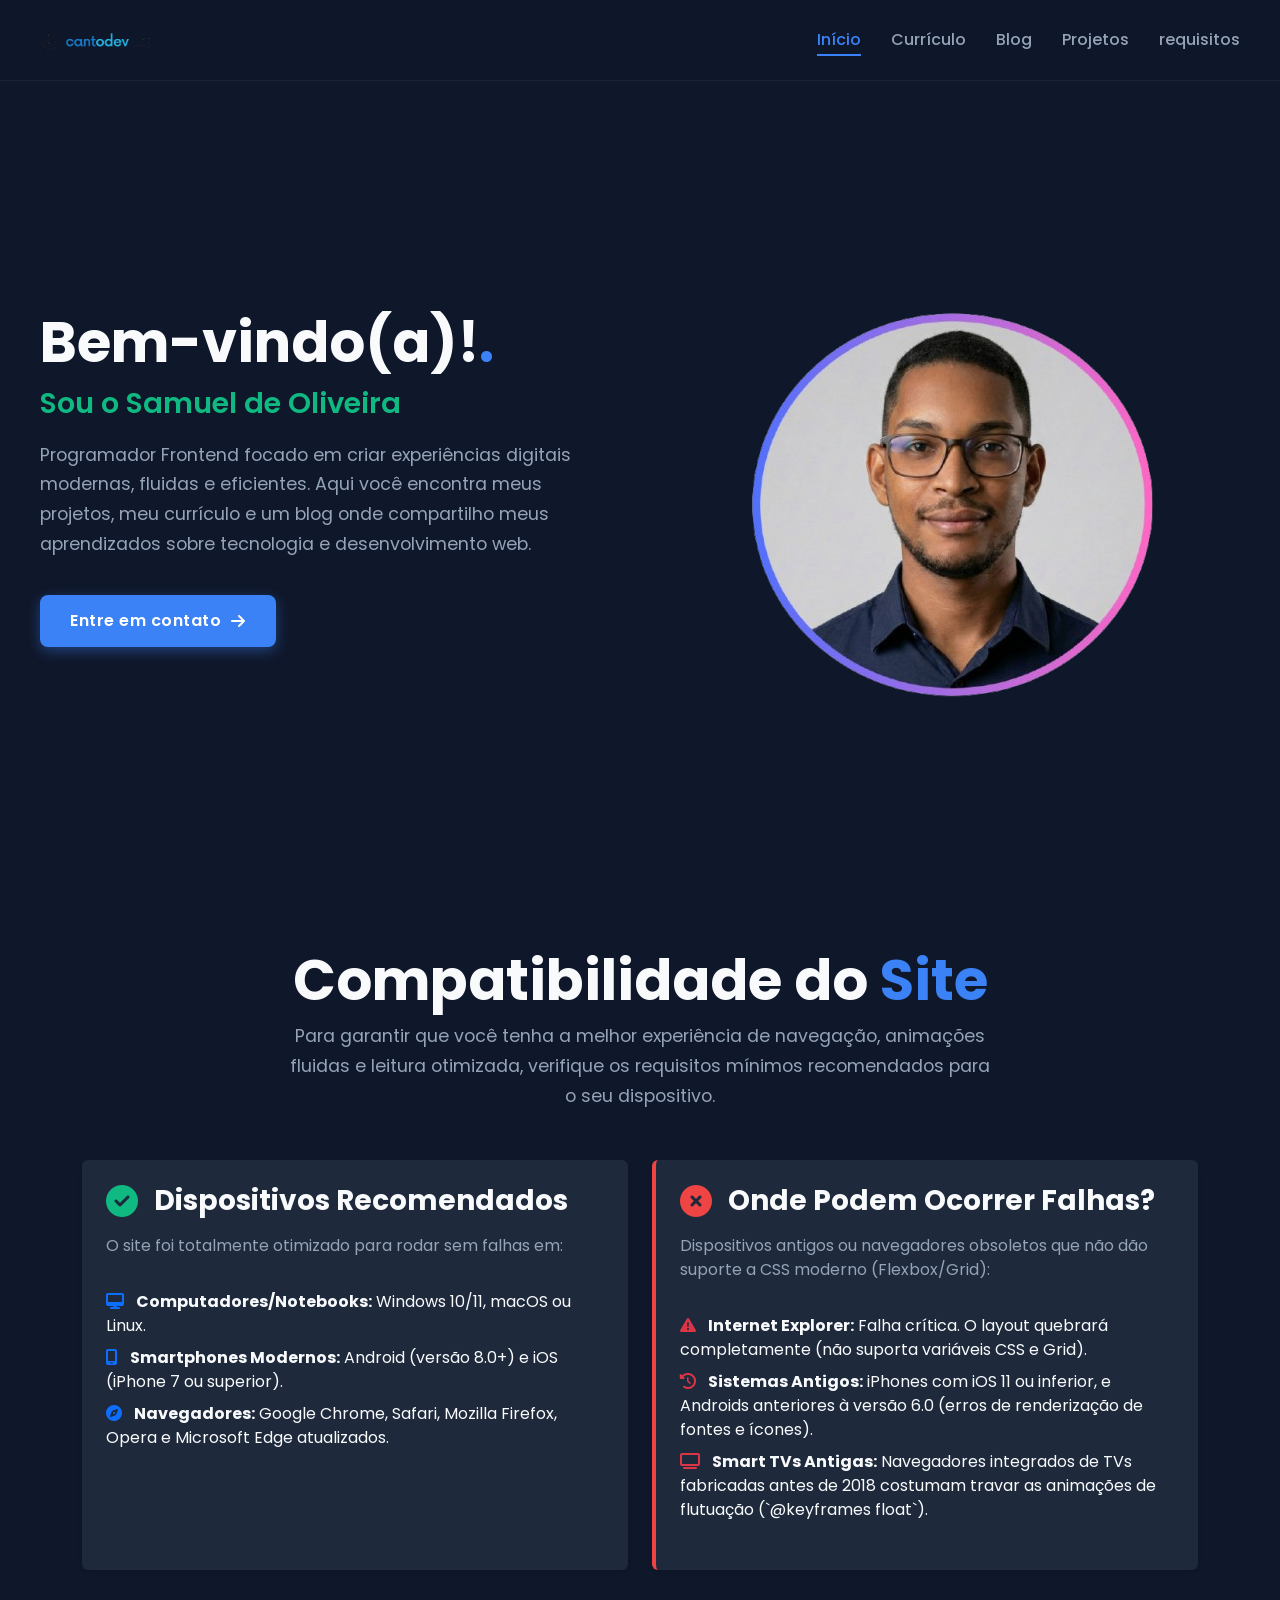
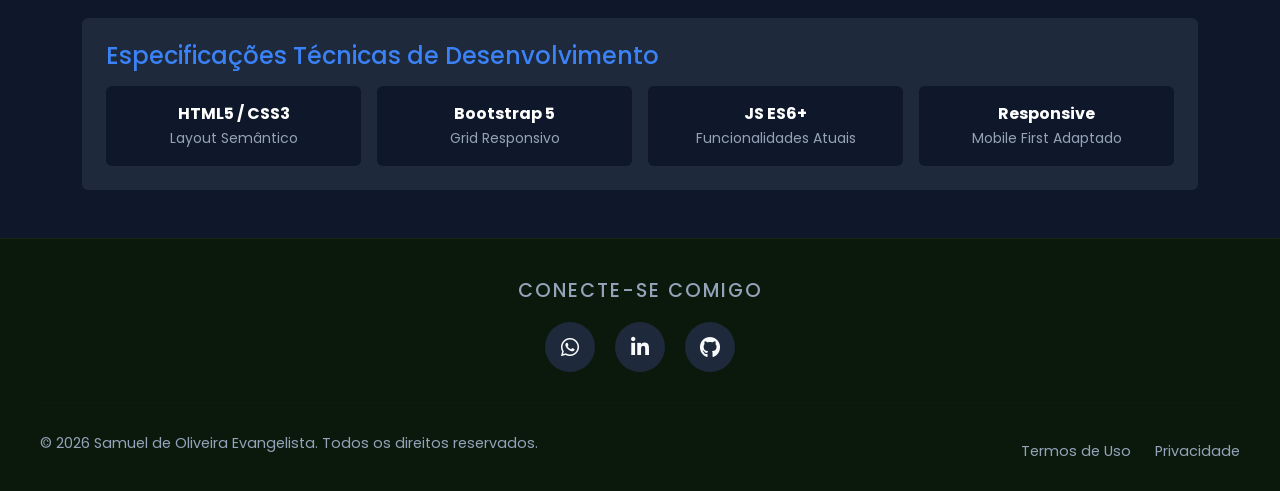
<file: index.html>
<!DOCTYPE html>

<html lang="pt-br">

<head>

    <meta charset="UTF-8">

    <meta name="viewport" content="width=device-width, initial-scale=1.0">

    <title>Portfolio / Samuel de Oliveira</title>

    <!-- CSS Local -->

    <link rel="stylesheet" href="assets/css/estilo.css">

    <!-- Font Awesome (Ícones) -->

    <link rel="stylesheet" href="https://cdnjs.cloudflare.com/ajax/libs/font-awesome/6.5.1/css/all.min.css">

    <!-- Google Fonts para uma tipografia mais profissional -->

    <link href="https://fonts.googleapis.com/css2?family=Poppins:wght@300;400;600;700&display=swap" rel="stylesheet">

</head>

<body>



    <header class="header">

        <div class="interface-header">

            <div class="logo-container">

                <a href="index.html">

                    <img src="assets/imagens/icones/logo.png" alt="canto-dev-logo" class="logo-img">

                </a>

            </div>

            <nav class="main-menu">

                <ul>

                    <li><a href="index.html" class="active">Início</a></li>

                    <li><a href="curriculo.html">Currículo</a></li>

                    <li><a href="blog.html">Blog</a></li>

                    <li><a href="projetos.html">Projetos</a></li>

                    <li><a href="sobre.html">requisitos</a></li>

                </ul>

            </nav>

        </div>

    </header>



    <main class="main-content">

        <section class="topo-do-site">

            <div class="txt-topo-site">

                <h1>Bem-vindo(a)!<span class="ponto">.</span></h1>

                <h2 class="subtitulo">Sou o Samuel de Oliveira</h2>

                <p class="descricao">

                    Programador Frontend focado em criar experiências digitais modernas, fluidas e eficientes.

                    Aqui você encontra meus projetos, meu currículo e um blog onde compartilho meus aprendizados sobre tecnologia e desenvolvimento web.

                </p>

                <div class="btn-contato">

                    <a href="contato.html" class="btn-primary">Entre em contato <i class="fa-solid fa-arrow-right"></i></a>

                </div>

            </div>



            <div class="img-topo-site">

                <!-- A imagem vai se adaptar ao círculo interativo do CSS -->

                <div class="avatar-bg">

                    <img src="assets/imagens/icones/Papel_timbrado_contabilidade_azul_escuro_simples-removebg-preview.png" alt="Ilustração Samuel de Oliveira">

                </div>

            </div>  

        </section>

    </main>





<!DOCTYPE html>

<html lang="pt-BR">

<head>

    <meta charset="UTF-8">

    <meta name="viewport" content="width=device-width, initial-scale=1.0">
 

  

    <link href="https://cdn.jsdelivr.net/npm/bootstrap@5.3.2/dist/css/bootstrap.min.css" rel="stylesheet">

    <!-- FontAwesome para Ícones -->

    <link rel="stylesheet" href="https://cdnjs.cloudflare.com/ajax/libs/font-awesome/6.4.2/css/all.min.css">

    <!-- Google Fonts -->

    <link href="https://fonts.googleapis.com/css2?family=Poppins:wght@400;500;600;700&display=swap" rel="stylesheet">

    <!-- O seu CSS Otimizado -->

    <link rel="stylesheet" href="assets/css/estiloB.css">

</head>

 



   



   

    <script src="assets/js/app.js"></script>

 <!DOCTYPE html>

<html lang="pt-BR">

<head>

    <meta charset="UTF-8">

    <meta name="viewport" content="width=device-width, initial-scale=1.0">

    <title>Requisitos do Sistema - Canto Dev</title>

    <link href="https://cdn.jsdelivr.net/npm/bootstrap@5.3.2/dist/css/bootstrap.min.css" rel="stylesheet">

    <link rel="stylesheet" href="https://cdnjs.cloudflare.com/ajax/libs/font-awesome/6.4.2/css/all.min.css">

    <link href="https://fonts.googleapis.com/css2?family=Poppins:wght@400;500;600;700&display=swap" rel="stylesheet">

    <link rel="stylesheet" href="assets/css/estiloC.css">

</head>

<body>



     

    <main class="container my-5 pt-4 flex-grow-1">

       

        <div class="text-center mb-5">

            <h1 class="poppins-bold display-4" style="color: var(--text-main);">Compatibilidade do <span style="color: var(--primary-color);">Site</span></h1>

            <p class="descricao mx-auto" style="max-width: 700px;">

                Para garantir que você tenha a melhor experiência de navegação, animações fluidas e leitura otimizada, verifique os requisitos mínimos recomendados para o seu dispositivo.

            </p>

        </div>



        <div class="row g-4">

           

            <div class="col-md-6">

                <div class="card border-0 h-100 p-4 shadow-sm" style="background-color: var(--bg-cards);">

                    <div class="d-flex align-items-center mb-3">

                        <i class="fa-solid fa-circle-check fa-2x me-3" style="color: var(--accent-color);"></i>

                        <h3 class="poppins-bold m-0" style="color: var(--text-main);">Dispositivos Recomendados</h3>

                    </div>

                    <p style="color: var(--text-muted);">O site foi totalmente otimizado para rodar sem falhas em:</p>

                    <ul class="list-unstyled mt-3" style="color: var(--text-main);">

                        <li class="mb-2"><i class="fa-solid fa-desktop me-2 text-primary"></i> <strong>Computadores/Notebooks:</strong> Windows 10/11, macOS ou Linux.</li>

                        <li class="mb-2"><i class="fa-solid fa-mobile-screen me-2 text-primary"></i> <strong>Smartphones Modernos:</strong> Android (versão 8.0+) e iOS (iPhone 7 ou superior).</li>

                        <li class="mb-2"><i class="fa-solid fa-compass me-2 text-primary"></i> <strong>Navegadores:</strong> Google Chrome, Safari, Mozilla Firefox, Opera e Microsoft Edge atualizados.</li>

                    </ul>

                </div>

            </div>



            <div class="col-md-6">

                <div class="card border-0 h-100 p-4 shadow-sm" style="background-color: var(--bg-cards); border-left: 4px solid #ef4444 !important;">

                    <div class="d-flex align-items-center mb-3">

                        <i class="fa-solid fa-circle-xmark fa-2x me-3" style="color: #ef4444;"></i>

                        <h3 class="poppins-bold m-0" style="color: var(--text-main);">Onde Podem Ocorrer Falhas?</h3>

                    </div>

                    <p style="color: var(--text-muted);">Dispositivos antigos ou navegadores obsoletos que não dão suporte a CSS moderno (Flexbox/Grid):</p>

                    <ul class="list-unstyled mt-3" style="color: var(--text-main);">

                        <li class="mb-2"><i class="fa-solid fa-triangle-exclamation me-2 text-danger"></i> <strong>Internet Explorer:</strong> Falha crítica. O layout quebrará completamente (não suporta variáveis CSS e Grid).</li>

                        <li class="mb-2"><i class="fa-solid fa-clock-rotate-left me-2 text-danger"></i> <strong>Sistemas Antigos:</strong> iPhones com iOS 11 ou inferior, e Androids anteriores à versão 6.0 (erros de renderização de fontes e ícones).</li>

                        <li class="mb-2"><i class="fa-solid fa-tv me-2 text-danger"></i> <strong>Smart TVs Antigas:</strong> Navegadores integrados de TVs fabricadas antes de 2018 costumam travar as animações de flutuação (`@keyframes float`).</li>

                    </ul>

                </div>

            </div>



        </div>



        <div class="row mt-5">

            <div class="col-12">

                <div class="card border-0 p-4" style="background-color: var(--bg-cards);">

                    <h4 class="poppins-medium mb-3" style="color: var(--primary-color);">Especificações Técnicas de Desenvolvimento</h4>

                    <div class="row text-center g-3">

                        <div class="col-6 col-sm-3">

                            <div class="p-3 rounded" style="background-color: var(--bg-color);">

                                <span class="d-block text-white fw-bold">HTML5 / CSS3</span>

                                <small style="color: var(--text-muted);">Layout Semântico</small>

                            </div>

                        </div>

                        <div class="col-6 col-sm-3">

                            <div class="p-3 rounded" style="background-color: var(--bg-color);">

                                <span class="d-block text-white fw-bold">Bootstrap 5</span>

                                <small style="color: var(--text-muted);">Grid Responsivo</small>

                            </div>

                        </div>

                        <div class="col-6 col-sm-3">

                            <div class="p-3 rounded" style="background-color: var(--bg-color);">

                                <span class="d-block text-white fw-bold">JS ES6+</span>

                                <small style="color: var(--text-muted);">Funcionalidades Atuais</small>

                            </div>

                        </div>

                        <div class="col-6 col-sm-3">

                            <div class="p-3 rounded" style="background-color: var(--bg-color);">

                                <span class="d-block text-white fw-bold">Responsive</span>

                                <small style="color: var(--text-muted);">Mobile First Adaptado</small>

                            </div>

                        </div>

                    </div>

                </div>

            </div>

        </div>



    </main>



    <footer class="pagina-footer">

        <div class="social-section">

            <h3>Conecte-se Comigo</h3>

            <div class="social-buttons">

                <a href="#" class="btn-social whatsapp"><i class="fa-brands fa-whatsapp"></i></a>

                <a href="#" class="btn-social linkedin"><i class="fa-brands fa-linkedin-in"></i></a>

                <a href="#" class="btn-social github"><i class="fa-brands fa-github"></i></a>

            </div>

        </div>

        <hr class="footer-line">

        <div class="legal-section">

            <p>&copy; 2026 Samuel de Oliveira Evangelista. Todos os direitos reservados.</p>

            <div class="legal-links">

                <a href="sobre.html">Termos de Uso</a>

                <a href="sobre.html">Privacidade</a>

            </div>

        </div>

    </footer>



    <script src="https://cdn.jsdelivr.net/npm/bootstrap@5.3.2/dist/js/bootstrap.bundle.min.js"></script>

</body>

</html>
</file>
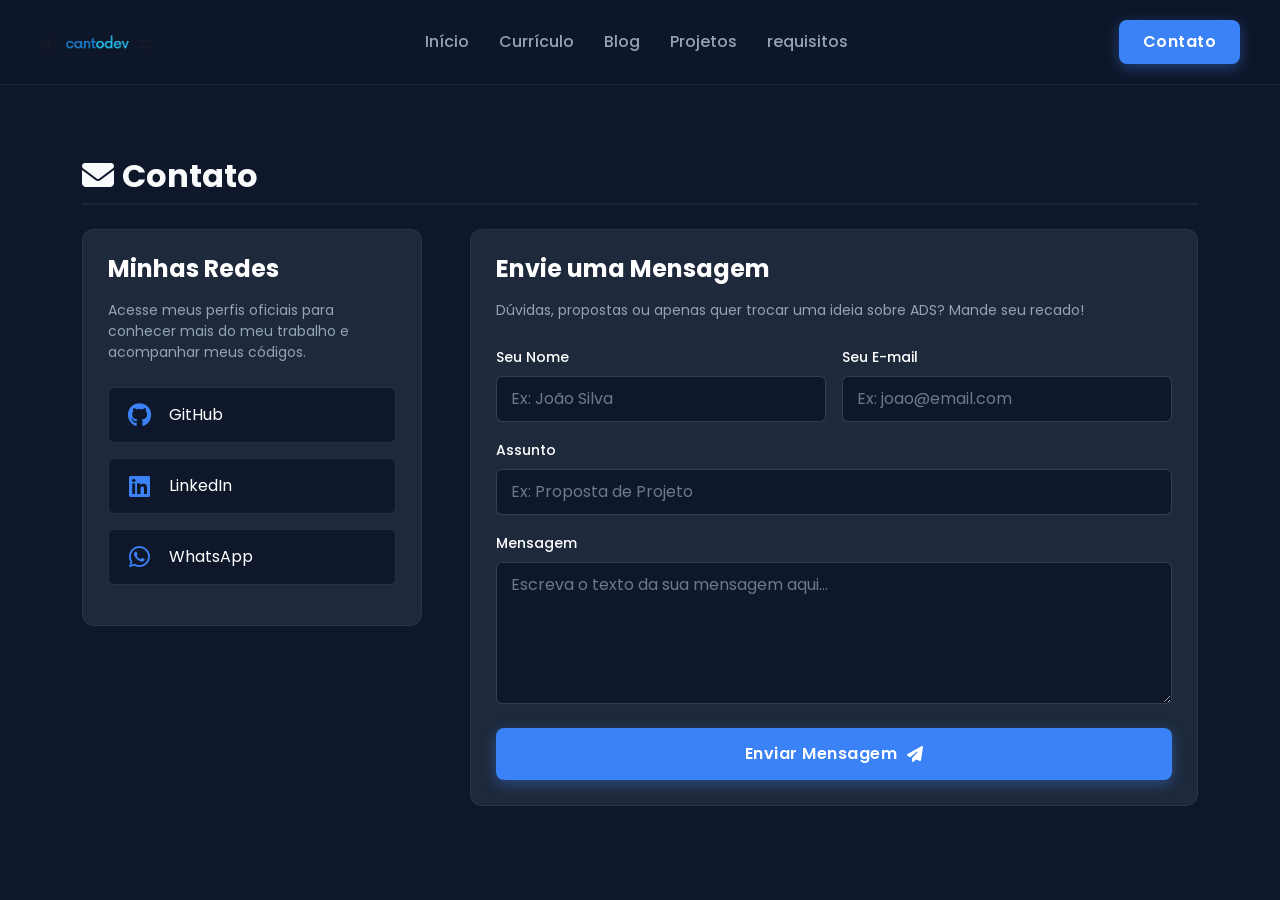
<file: contato.html>
<!DOCTYPE html>
<html lang="pt-BR">
<head>
    <meta charset="UTF-8">
    <meta name="viewport" content="width=device-width, initial-scale=1.0">
    <title>Contato - Samuel de Oliveira</title>
    <link href="https://cdn.jsdelivr.net/npm/bootstrap@5.3.2/dist/css/bootstrap.min.css" rel="stylesheet">
    <link rel="stylesheet" href="https://cdnjs.cloudflare.com/ajax/libs/font-awesome/6.4.2/css/all.min.css">
    <link href="https://fonts.googleapis.com/css2?family=Poppins:wght@400;500;600;700&display=swap" rel="stylesheet">
    <link rel="stylesheet" href="assets/css/estiloCO.css">
</head>
<body>

    <header class="header">
        <div class="interface-header">
            <div class="logo">
                <a href="index.html">
                    <img src="assets/imagens/icones/logo.png" alt="canto-dev" class="logo-img">
                </a>
            </div>
            <nav class="menu-desktop">
                <ul>
                    <li><a href="index.html">Início</a></li>
                    <li><a href="curriculo.html">Currículo</a></li>
                    <li><a href="blog.html">Blog</a></li>
                    <li><a href="projetos.html">Projetos</a></li>                
                    <li><a href="requisitos.html">requisitos</a></li>


                </ul>
            </nav>
            <div class="btn-contato">
                <a href="contato.html"><button>Contato</button></a>
            </div>
        </div>
    </header>

    <main class="container my-5 pt-4">
        
        <div class="row">
            <div class="col-12">
                <h2 class="fw-bold pb-2 mb-4 section-title-line">
                    <i class="fa-solid fa-envelope me-2"></i>Contato
                </h2>
            </div>
        </div>

        <div class="row g-5">
            
            <div class="col-lg-4">
                <div class="card blog-card sticky-top" style="top: 110px; z-index: 10;">
                    <h4 class="fw-bold mb-3">Minhas Redes</h4>
                    <p class="small text-muted mb-4">Acesse meus perfis oficiais para conhecer mais do meu trabalho e acompanhar meus códigos.</p>
                    
                    <a href="https://github.com/oliveirasamu088-rgb" target="_blank" class="social-item">
                        <i class="fa-brands fa-github"></i>
                        <span>GitHub</span>
                    </a>

                    <a href="https://www.linkedin.com/public-profile/settings/?trk=d_flagship3_profile_self_view_public_profile&lipi=urn%3Ali%3Apage%3Ad_flagship3_profile_view_base%3BT%2BAexJVNQGS6ocBOU%2FDMeg%3D%3D" target="_blank" class="social-item">
                        <i class="fa-brands fa-linkedin"></i>
                        <span>LinkedIn</span>
                    </a>

                    <a href="https://wa.me/seunumerodetelefone" target="_blank" class="social-item">
                    <i class="fa-brands fa-whatsapp"></i>
                        <span>WhatsApp</span>
</a>
                </div>
            </div>

            <div class="col-lg-8">
                <div class="card blog-card">
                    <h4 class="fw-bold mb-3">Envie uma Mensagem</h4>
                    <p class="small text-muted mb-4">Dúvidas, propostas ou apenas quer trocar uma ideia sobre ADS? Mande seu recado!</p>
                    
                    <form id="form-contato">
                        <div class="row g-3 mb-3">
                            <div class="col-md-6">
                                <label class="form-label small fw-medium">Seu Nome</label>
                                <input type="text" class="form-control" placeholder="Ex: João Silva" required>
                            </div>
                            <div class="col-md-6">
                                <label class="form-label small fw-medium">Seu E-mail</label>
                                <input type="email" class="form-control" placeholder="Ex: joao@email.com" required>
                            </div>
                        </div>
                        <div class="mb-3">
                            <label class="form-label small fw-medium">Assunto</label>
                            <input type="text" class="form-control" placeholder="Ex: Proposta de Projeto" required>
                        </div>
                        <div class="mb-4">
                            <label class="form-label small fw-medium">Mensagem</label>
                            <textarea rows="5" class="form-control" placeholder="Escreva o texto da sua mensagem aqui..." required></textarea>
                        </div>
                        <button type="submit" class="btn-primary w-100">
                            Enviar Mensagem <i class="fa-solid fa-paper-plane"></i>
                        </button>
                    </form>
                </div>
            </div>

        </div>
    </main>
</body>
</html>
</file>
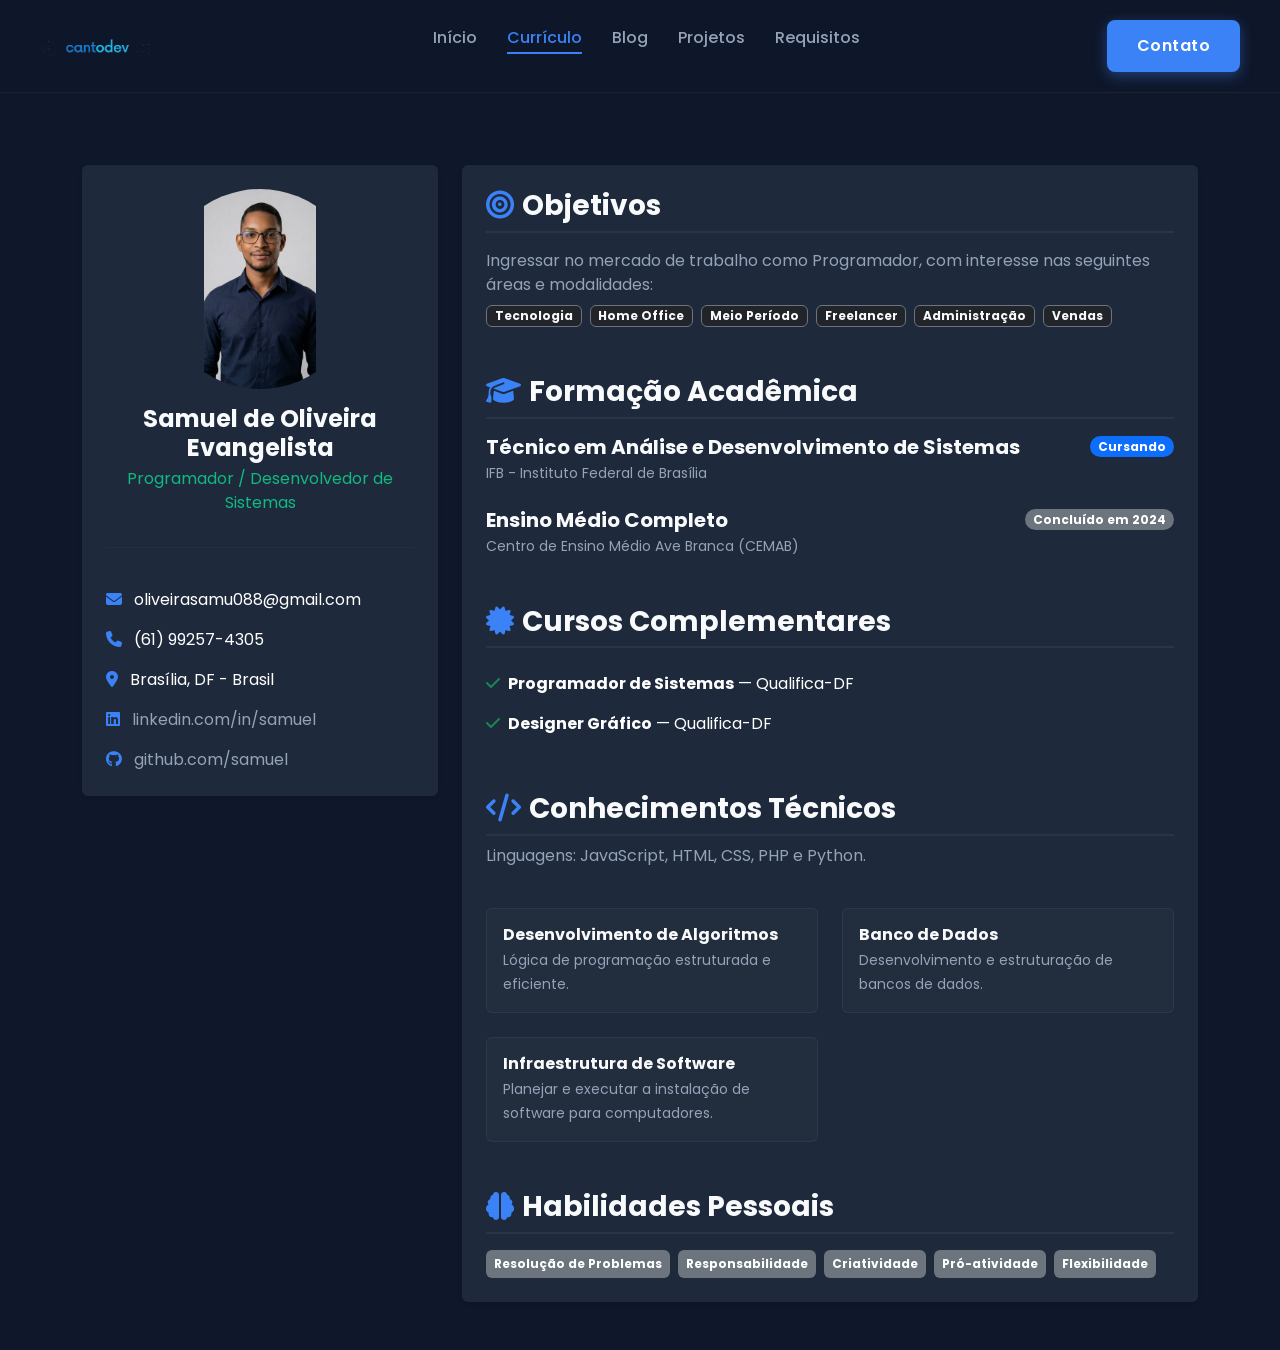
<file: curriculo.html>
<!DOCTYPE html>
<html lang="pt-BR">
<head>
    <meta charset="UTF-8">
    <meta name="viewport" content="width=device-width, initial-scale=1.0">
    <title>Currículo - Samuel de Oliveira Evangelista</title>
    <link href="https://cdn.jsdelivr.net/npm/bootstrap@5.3.2/dist/css/bootstrap.min.css" rel="stylesheet">
    <link rel="stylesheet" href="https://cdnjs.cloudflare.com/ajax/libs/font-awesome/6.4.2/css/all.min.css">
    <link href="https://fonts.googleapis.com/css2?family=Poppins:wght@400;500;600;700&display=swap" rel="stylesheet">
    <link rel="stylesheet" href="assets/css/estiloC.css">
</head>
<body>

    <header class="header">
        <div class="interface-header">
            <div class="logo">
                <a href="index.html">
                    <img src="assets/imagens/icones/logo.png" alt="canto-dev" class="logo-img">
                </a>
            </div>
            <nav class="main-menu">
                <ul>
                    <li><a href="index.html">Início</a></li>
                    <li><a href="curriculo.html" class="active">Currículo</a></li>
                    <li><a href="blog.html">Blog</a></li>
                    <li><a href="projetos.html">Projetos</a></li>                
                    <li><a href="requisitos.html">Requisitos</a></li>
                </ul>
            </nav>
            <div class="btn-contato">
                <a href="contato.html" style="text-decoration: none;"><button class="poppins-bold">Contato</button></a>
            </div>
        </div>
    </header>

    <main class="container my-5 pt-4 flex-grow-1">
        <div class="row g-4">
            
            <div class="col-lg-4">
                <div class="card border-0 shadow-sm p-4 text-center text-white" style="background-color: var(--bg-cards);">
                    
                    <div class="d-flex justify-content-center mb-3">
                        <div class="avatar-bg" style="width: 200px; height: 200px; animation: float 4s ease-in-out infinite alternate;">
                            <img src="assets/imagens/icones/v2_watermarked-6819f491-e4ea-4c56-b366-034019e4af75.jpg" alt="Samuel de Oliveira Evangelista">
                        </div>
                    </div>
                    
                    <h2 class="fw-bold h4 mb-1" style="color: var(--text-main);">Samuel de Oliveira Evangelista</h2>
                    <p class="mb-3" style="color: var(--accent-color);">Programador / Desenvolvedor de Sistemas</p>
                    <hr style="border-top: 1px solid rgba(255, 255, 255, 0.1);">
                    
                    <div class="text-start info-contato mt-4">
                        <p class="mb-3"><i class="fa-solid fa-envelope me-2" style="color: var(--primary-color);"></i> oliveirasamu088@gmail.com</p>
                        <p class="mb-3"><i class="fa-solid fa-phone me-2" style="color: var(--primary-color);"></i> (61) 99257-4305</p>
                        <p class="mb-3"><i class="fa-solid fa-location-dot me-2" style="color: var(--primary-color);"></i> Brasília, DF - Brasil</p>
                        <p class="mb-3">
                            <i class="fa-brands fa-linkedin me-2" style="color: var(--primary-color);"></i> 
                            <a href="#" target="_blank" class="text-decoration-none" style="color: var(--text-muted);">linkedin.com/in/samuel</a>
                        </p>
                        <p class="mb-0">
                            <i class="fa-brands fa-github me-2" style="color: var(--primary-color);"></i> 
                            <a href="#" target="_blank" class="text-decoration-none" style="color: var(--text-muted);">github.com/samuel</a>
                        </p>
                    </div>
                </div>
            </div>

            <div class="col-lg-8">
                <div class="card border-0 shadow-sm p-4 text-white" style="background-color: var(--bg-cards);">
                    
                    <section class="mb-5">
                        <h3 class="fw-bold pb-2" style="color: var(--text-main); border-bottom: 2px solid rgba(255, 255, 255, 0.05);">
                            <i class="fa-solid fa-bullseye me-2" style="color: var(--primary-color);"></i>Objetivos
                        </h3>
                        <p style="color: var(--text-muted);" class="mt-3 mb-2">
                            Ingressar no mercado de trabalho como Programador, com interesse nas seguintes áreas e modalidades:
                        </p>
                        <div class="d-flex flex-wrap gap-2 mt-2">
                            <span class="badge bg-dark text-light border border-secondary">Tecnologia</span>
                            <span class="badge bg-dark text-light border border-secondary">Home Office</span>
                            <span class="badge bg-dark text-light border border-secondary">Meio Período</span>
                            <span class="badge bg-dark text-light border border-secondary">Freelancer</span>
                            <span class="badge bg-dark text-light border border-secondary">Administração</span>
                            <span class="badge bg-dark text-light border border-secondary">Vendas</span>
                        </div>
                    </section>

                    <section class="mb-5">
                        <h3 class="fw-bold pb-2" style="color: var(--text-main); border-bottom: 2px solid rgba(255, 255, 255, 0.05);">
                            <i class="fa-solid fa-graduation-cap me-2" style="color: var(--primary-color);"></i>Formação Acadêmica
                        </h3>
                        
                        <div class="mt-3 mb-4">
                            <div class="d-flex justify-content-between align-items-center flex-wrap gap-2">
                                <h5 class="fw-bold mb-0" style="color: var(--text-main);">Técnico em Análise e Desenvolvimento de Sistemas</h5>
                                <span class="badge bg-primary rounded-pill">Cursando</span>
                            </div>
                            <p class="small mb-0 mt-1" style="color: var(--text-muted);">IFB - Instituto Federal de Brasília</p>
                        </div>

                        <div>
                            <div class="d-flex justify-content-between align-items-center flex-wrap gap-2">
                                <h5 class="fw-bold mb-0" style="color: var(--text-main);">Ensino Médio Completo</h5>
                                <span class="badge bg-secondary rounded-pill">Concluído em 2024</span>
                            </div>
                            <p class="small mb-0 mt-1" style="color: var(--text-muted);">Centro de Ensino Médio Ave Branca (CEMAB)</p>
                        </div>
                    </section>

                    <section class="mb-5">
                        <h3 class="fw-bold pb-2" style="color: var(--text-main); border-bottom: 2px solid rgba(255, 255, 255, 0.05);">
                            <i class="fa-solid fa-certificate me-2" style="color: var(--primary-color);"></i>Cursos Complementares
                        </h3>
                        <ul class="list-group list-group-flush mt-3" style="background: transparent;">
                            <li class="list-group-item bg-transparent text-white border-0 ps-0">
                                <i class="fa-solid fa-check text-success me-2"></i><strong>Programador de Sistemas</strong> — Qualifica-DF
                            </li>
                            <li class="list-group-item bg-transparent text-white border-0 ps-0">
                                <i class="fa-solid fa-check text-success me-2"></i><strong>Designer Gráfico</strong> — Qualifica-DF
                            </li>
                        </ul>
                    </section>

                    <section class="mb-5">
                        <h3 class="fw-bold pb-2" style="color: var(--text-main); border-bottom: 2px solid rgba(255, 255, 255, 0.05);">
                            <i class="fa-solid fa-code me-2" style="color: var(--primary-color);"></i>Conhecimentos Técnicos
                        </h3>
                        <p style="color: var(--text-muted);" class="mt-2">Linguagens: JavaScript, HTML, CSS, PHP e Python.</p>
                        
                        <div class="row row-cols-1 row-cols-md-2 g-4 mt-1">
                            <div class="col">
                                <div class="p-3 rounded" style="background-color: rgba(255, 255, 255, 0.02); border: 1px solid rgba(255, 255, 255, 0.05);">
                                    <h6 class="fw-bold mb-1" style="color: var(--text-main);">Desenvolvimento de Algoritmos</h6>
                                    <small style="color: var(--text-muted);">Lógica de programação estruturada e eficiente.</small>
                                </div>
                            </div>
                            <div class="col">
                                <div class="p-3 rounded" style="background-color: rgba(255, 255, 255, 0.02); border: 1px solid rgba(255, 255, 255, 0.05);">
                                    <h6 class="fw-bold mb-1" style="color: var(--text-main);">Banco de Dados</h6>
                                    <small style="color: var(--text-muted);">Desenvolvimento e estruturação de bancos de dados.</small>
                                </div>
                            </div>
                            <div class="col">
                                <div class="p-3 rounded" style="background-color: rgba(255, 255, 255, 0.02); border: 1px solid rgba(255, 255, 255, 0.05);">
                                    <h6 class="fw-bold mb-1" style="color: var(--text-main);">Infraestrutura de Software</h6>
                                    <small style="color: var(--text-muted);">Planejar e executar a instalação de software para computadores.</small>
                                </div>
                            </div>
                        </div>
                    </section>

                    <section>
                        <h3 class="fw-bold pb-2" style="color: var(--text-main); border-bottom: 2px solid rgba(255, 255, 255, 0.05);">
                            <i class="fa-solid fa-brain me-2" style="color: var(--primary-color);"></i>Habilidades Pessoais
                        </h3>
                        <div class="d-flex flex-wrap gap-2 mt-3">
                            <span class="badge bg-secondary p-2">Resolução de Problemas</span>
                            <span class="badge bg-secondary p-2">Responsabilidade</span>
                            <span class="badge bg-secondary p-2">Criatividade</span>
                            <span class="badge bg-secondary p-2">Pró-atividade</span>
                            <span class="badge bg-secondary p-2">Flexibilidade</span>
                        </div>
                    </section>

                </div>
            </div>

        </div>
    </main>

    <script src="https://cdn.jsdelivr.net/npm/bootstrap@5.3.2/dist/js/bootstrap.bundle.min.js"></script>
</body>
</html>
</file>
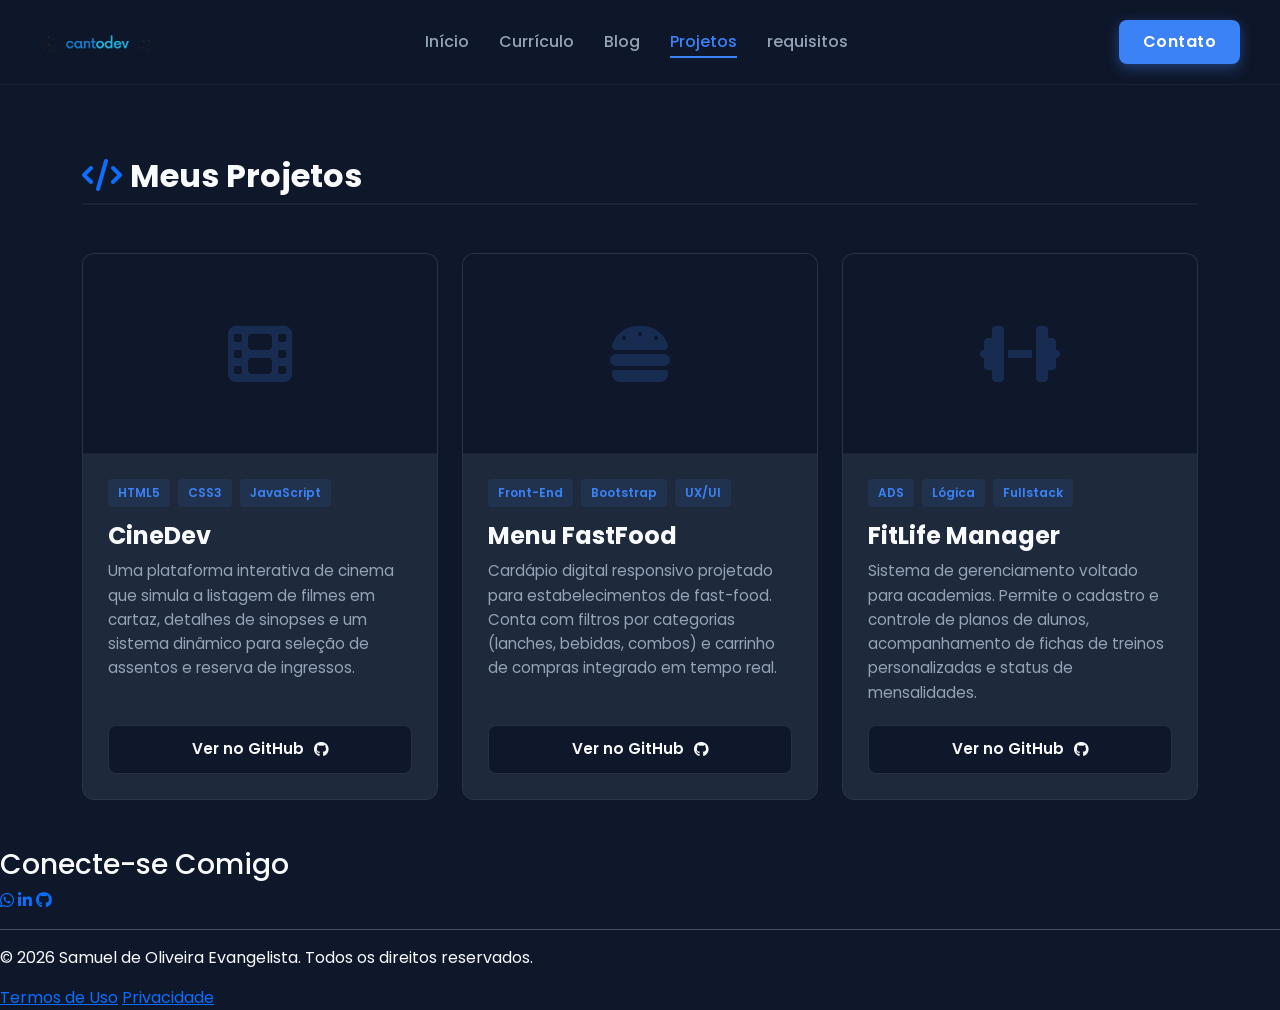
<file: projetos.html>
<!DOCTYPE html>
<html lang="pt-BR">
<head>
    <meta charset="UTF-8">
    <meta name="viewport" content="width=device-width, initial-scale=1.0">
    <title>Projetos - Samuel de Oliveira</title>
    <link href="https://cdn.jsdelivr.net/npm/bootstrap@5.3.2/dist/css/bootstrap.min.css" rel="stylesheet">
    <link rel="stylesheet" href="https://cdnjs.cloudflare.com/ajax/libs/font-awesome/6.4.2/css/all.min.css">
    <link href="https://fonts.googleapis.com/css2?family=Poppins:wght@400;500;600;700&display=swap" rel="stylesheet">
    <link rel="stylesheet" href="assets/css/estiloP.css">
</head>
<body>

    <header class="header">
        <div class="interface-header">
            <div class="logo">
                <a href="index.html">
                    <img src="assets/imagens/icones/logo.png" alt="canto-dev" class="logo-img">
                </a>
            </div>
            <nav class="menu-desktop">
                <ul>
                    <li><a href="index.html">Início</a></li>
                    <li><a href="curriculo.html">Currículo</a></li>
                    <li><a href="blog.html">Blog</a></li>
                    <li><a href="projetos.html" class="active">Projetos</a></li>                
                    <li><a href="requisitos.html">requisitos</a></li>

                </ul>
            </nav>
            <div class="btn-contato">
                <a href="contato.html"><button>Contato</button></a>
            </div>
        </div>
    </header>

    <main class="container my-5 pt-4">
        
        <div class="row">
            <div class="col-12">
                <h2 class="fw-bold pb-2 mb-5 section-title-line">
                    <i class="fa-solid fa-code me-2 text-primary"></i>Meus Projetos
                </h2>
            </div>
        </div>

        <div class="row g-4">
            
            <div class="col-md-6 col-lg-4">
                <div class="project-card">
                    <div class="project-img-wrapper">
                        <i class="fa-solid fa-film"></i>
                    </div>
                    <div class="project-body">
                        <div class="project-tags">
                            <span class="badge-tech">HTML5</span>
                            <span class="badge-tech">CSS3</span>
                            <span class="badge-tech">JavaScript</span>
                        </div>
                        <h4 class="fw-bold mb-2">CineDev</h4>
                        <p class="project-text">
                            Uma plataforma interativa de cinema que simula a listagem de filmes em cartaz, detalhes de sinopses e um sistema dinâmico para seleção de assentos e reserva de ingressos.
                        </p>
                        <a href="https://github.com/oliveirasamu088-rgb/Pagina-de-cinema" target="_blank" class="btn-github">
                            Ver no GitHub <i class="fa-brands fa-github"></i>
                        </a>
                    </div>
                </div>
            </div>

            <div class="col-md-6 col-lg-4">
                <div class="project-card">
                    <div class="project-img-wrapper">
                        <i class="fa-solid fa-burger"></i>
                    </div>
                    <div class="project-body">
                        <div class="project-tags">
                            <span class="badge-tech">Front-End</span>
                            <span class="badge-tech">Bootstrap</span>
                            <span class="badge-tech">UX/UI</span>
                        </div>
                        <h4 class="fw-bold mb-2">Menu FastFood</h4>
                        <p class="project-text">
                            Cardápio digital responsivo projetado para estabelecimentos de fast-food. Conta com filtros por categorias (lanches, bebidas, combos) e carrinho de compras integrado em tempo real.
                        </p>
                        <a href="https://oliveirasamu088-rgb.github.io/Projeto-Cardapio/" target="_blank" class="btn-github">
                            Ver no GitHub <i class="fa-brands fa-github"></i>
                        </a>
                    </div>
                </div>
            </div>

            <div class="col-md-6 col-lg-4 mx-md-auto mx-lg-0">
                <div class="project-card">
                    <div class="project-img-wrapper">
                        <i class="fa-solid fa-dumbbell"></i>
                    </div>
                    <div class="project-body">
                        <div class="project-tags">
                            <span class="badge-tech">ADS</span>
                            <span class="badge-tech">Lógica</span>
                            <span class="badge-tech">Fullstack</span>
                        </div>
                        <h4 class="fw-bold mb-2">FitLife Manager</h4>
                        <p class="project-text">
                            Sistema de gerenciamento voltado para academias. Permite o cadastro e controle de planos de alunos, acompanhamento de fichas de treinos personalizadas e status de mensalidades.
                        </p>
                        <a href="https://github.com/oliveirasamu088-rgb/code-fitness" target="_blank" class="btn-github">
                            Ver no GitHub <i class="fa-brands fa-github"></i>
                        </a>
                    </div>
                </div>
            </div>

        </div>
    </main>
    <footer class="pagina-footer">
        <div class="social-section">
            <h3>Conecte-se Comigo</h3>
            <div class="social-buttons">
                <a href="#" class="btn-social whatsapp"><i class="fa-brands fa-whatsapp"></i></a>
                <a href="#" class="btn-social linkedin"><i class="fa-brands fa-linkedin-in"></i></a>
                <a href="#" class="btn-social github"><i class="fa-brands fa-github"></i></a>
            </div>
        </div>
        <hr class="footer-line">
        <div class="legal-section">
            <p>&copy; 2026 Samuel de Oliveira Evangelista. Todos os direitos reservados.</p>
            <div class="legal-links">
                <a href="sobre.html">Termos de Uso</a>
                <a href="sobre.html">Privacidade</a>
            </div>
        </div>
    </footer>

</body>
</html>
</file>
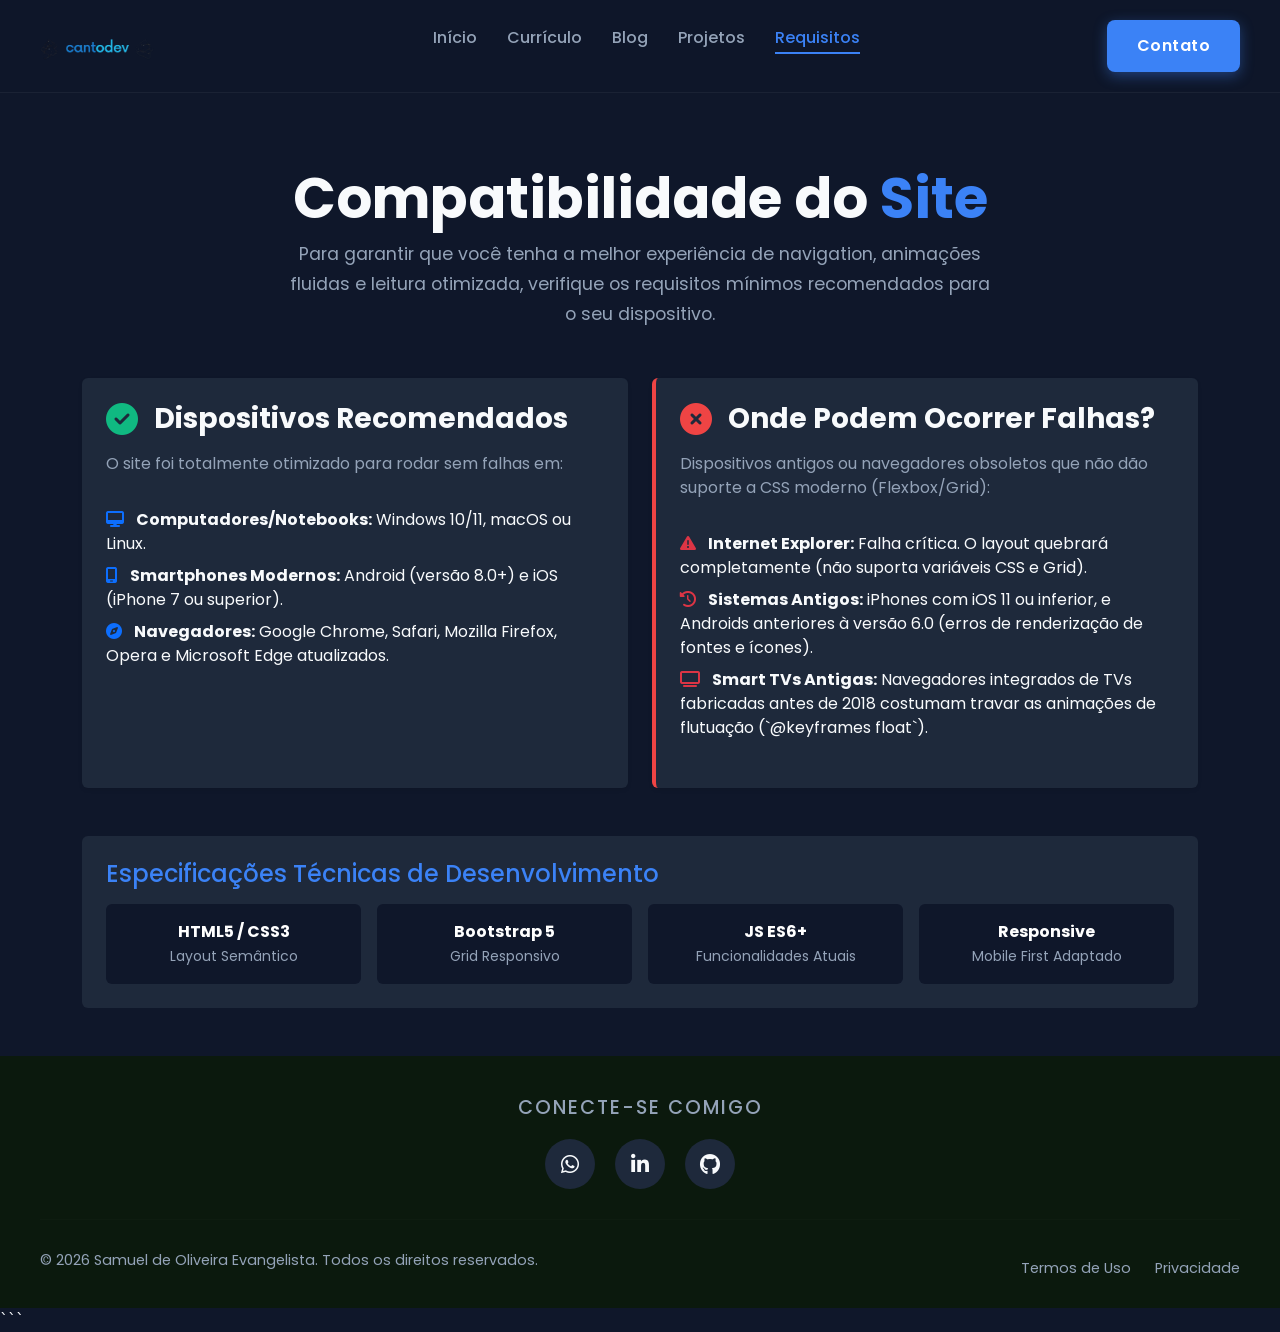
<file: requisitos.html>
<!DOCTYPE html>
<html lang="pt-BR">
<head>
    <meta charset="UTF-8">
    <meta name="viewport" content="width=device-width, initial-scale=1.0">
    <title>Requisitos do Sistema - Canto Dev</title>
    <link href="https://cdn.jsdelivr.net/npm/bootstrap@5.3.2/dist/css/bootstrap.min.css" rel="stylesheet">
    <link rel="stylesheet" href="https://cdnjs.cloudflare.com/ajax/libs/font-awesome/6.4.2/css/all.min.css">
    <link href="https://fonts.googleapis.com/css2?family=Poppins:wght@400;500;600;700&display=swap" rel="stylesheet">
    <link rel="stylesheet" href="assets/css/estiloC.css">
</head>
<body>

    <header class="header">
        <div class="interface-header">
            <div class="logo">
                <a href="index.html">
                    <img src="assets/imagens/icones/logo.png" alt="canto-dev" class="logo-img">
                </a>
            </div>
            <nav class="main-menu">
                <ul>
                    <li><a href="index.html">Início</a></li>
                    <li><a href="curriculo.html">Currículo</a></li>
                    <li><a href="blog.html">Blog</a></li>
                    <li><a href="projetos.html">Projetos</a></li>                
                    <li><a href="requisitos.html" class="active">Requisitos</a></li>
                 </ul>
            </nav>
            <div class="btn-contato">
                <a href="contato.html" style="text-decoration: none;"><button class="poppins-bold">Contato</button></a>
            </div>
        </div>
    </header>

    <main class="container my-5 pt-4 flex-grow-1">
        
        <div class="text-center mb-5">
            <h1 class="poppins-bold display-4" style="color: var(--text-main);">Compatibilidade do <span style="color: var(--primary-color);">Site</span></h1>
            <p class="descricao mx-auto" style="max-width: 700px;">
                Para garantir que você tenha a melhor experiência de navigation, animações fluidas e leitura otimizada, verifique os requisitos mínimos recomendados para o seu dispositivo.
            </p>
        </div>

        <div class="row g-4">
            
            <div class="col-md-6">
                <div class="card border-0 h-100 p-4 shadow-sm" style="background-color: var(--bg-cards);">
                    <div class="d-flex align-items-center mb-3">
                        <i class="fa-solid fa-circle-check fa-2x me-3" style="color: var(--accent-color);"></i>
                        <h3 class="poppins-bold m-0" style="color: var(--text-main);">Dispositivos Recomendados</h3>
                    </div>
                    <p style="color: var(--text-muted);">O site foi totalmente otimizado para rodar sem falhas em:</p>
                    <ul class="list-unstyled mt-3" style="color: var(--text-main);">
                        <li class="mb-2"><i class="fa-solid fa-desktop me-2 text-primary"></i> <strong>Computadores/Notebooks:</strong> Windows 10/11, macOS ou Linux.</li>
                        <li class="mb-2"><i class="fa-solid fa-mobile-screen me-2 text-primary"></i> <strong>Smartphones Modernos:</strong> Android (versão 8.0+) e iOS (iPhone 7 ou superior).</li>
                        <li class="mb-2"><i class="fa-solid fa-compass me-2 text-primary"></i> <strong>Navegadores:</strong> Google Chrome, Safari, Mozilla Firefox, Opera e Microsoft Edge atualizados.</li>
                    </ul>
                </div>
            </div>

            <div class="col-md-6">
                <div class="card border-0 h-100 p-4 shadow-sm" style="background-color: var(--bg-cards); border-left: 4px solid #ef4444 !important;">
                    <div class="d-flex align-items-center mb-3">
                        <i class="fa-solid fa-circle-xmark fa-2x me-3" style="color: #ef4444;"></i>
                        <h3 class="poppins-bold m-0" style="color: var(--text-main);">Onde Podem Ocorrer Falhas?</h3>
                    </div>
                    <p style="color: var(--text-muted);">Dispositivos antigos ou navegadores obsoletos que não dão suporte a CSS moderno (Flexbox/Grid):</p>
                    <ul class="list-unstyled mt-3" style="color: var(--text-main);">
                        <li class="mb-2"><i class="fa-solid fa-triangle-exclamation me-2 text-danger"></i> <strong>Internet Explorer:</strong> Falha crítica. O layout quebrará completamente (não suporta variáveis CSS e Grid).</li>
                        <li class="mb-2"><i class="fa-solid fa-clock-rotate-left me-2 text-danger"></i> <strong>Sistemas Antigos:</strong> iPhones com iOS 11 ou inferior, e Androids anteriores à versão 6.0 (erros de renderização de fontes e ícones).</li>
                        <li class="mb-2"><i class="fa-solid fa-tv me-2 text-danger"></i> <strong>Smart TVs Antigas:</strong> Navegadores integrados de TVs fabricadas antes de 2018 costumam travar as animações de flutuação (`@keyframes float`).</li>
                    </ul>
                </div>
            </div>

        </div>

        <div class="row mt-5">
            <div class="col-12">
                <div class="card border-0 p-4" style="background-color: var(--bg-cards);">
                    <h4 class="poppins-medium mb-3" style="color: var(--primary-color);">Especificações Técnicas de Desenvolvimento</h4>
                    <div class="row text-center g-3">
                        <div class="col-6 col-sm-3">
                            <div class="p-3 rounded" style="background-color: var(--bg-color);">
                                <span class="d-block text-white fw-bold">HTML5 / CSS3</span>
                                <small style="color: var(--text-muted);">Layout Semântico</small>
                            </div>
                        </div>
                        <div class="col-6 col-sm-3">
                            <div class="p-3 rounded" style="background-color: var(--bg-color);">
                                <span class="d-block text-white fw-bold">Bootstrap 5</span>
                                <small style="color: var(--text-muted);">Grid Responsivo</small>
                            </div>
                        </div>
                        <div class="col-6 col-sm-3">
                            <div class="p-3 rounded" style="background-color: var(--bg-color);">
                                <span class="d-block text-white fw-bold">JS ES6+</span>
                                <small style="color: var(--text-muted);">Funcionalidades Atuais</small>
                            </div>
                        </div>
                        <div class="col-6 col-sm-3">
                            <div class="p-3 rounded" style="background-color: var(--bg-color);">
                                <span class="d-block text-white fw-bold">Responsive</span>
                                <small style="color: var(--text-muted);">Mobile First Adaptado</small>
                            </div>
                        </div>
                    </div>
                </div>
            </div>
        </div>

    </main>

    <footer class="pagina-footer">
        <div class="social-section">
            <h3>Conecte-se Comigo</h3>
            <div class="social-buttons">
                <a href="#" class="btn-social whatsapp"><i class="fa-brands fa-whatsapp"></i></a>
                <a href="#" class="btn-social linkedin"><i class="fa-brands fa-linkedin-in"></i></a>
                <a href="#" class="btn-social github"><i class="fa-brands fa-github"></i></a>
            </div>
        </div>
        <hr class="footer-line">
        <div class="legal-section">
            <p>&copy; 2026 Samuel de Oliveira Evangelista. Todos os direitos reservados.</p>
            <div class="legal-links">
                <a href="#">Termos de Uso</a>
                <a href="#">Privacidade</a>
            </div>
        </div>
    </footer>

    <script src="https://cdn.jsdelivr.net/npm/bootstrap@5.3.2/dist/js/bootstrap.bundle.min.js"></script>
</body>
</html>

```
</file>
<file: assets/css/estilo.css>
:root {
    --bg-color: #0f172a;       
    --bg-cards: #1e293b;       
    --primary-color: #3b82f6;  
    --accent-color: #10b981;   
    --danger-color: #ef4444;   
    --text-main: #4981ba;      
    --text-muted: #94a3b8;     
    --transition: all 0.3s ease;
}

* {
    margin: 0;
    padding: 0;
    box-sizing: border-box;
    font-family: 'Poppins', sans-serif;
}

body {
    background-color: var(--bg-color);
    color: var(--text-main);
    overflow-x: hidden;
    display: flex;
    flex-direction: column;
    min-height: 100vh;
}

.poppins-regular { font-weight: 400; font-style: normal; }
.poppins-medium { font-weight: 500; font-style: normal; }
.poppins-bold { font-weight: 700; font-style: normal; }

.interface {
    max-width: 1200px; 
    margin: 0 auto;
    width: 100%;
}

/* ==========================================================================
   HEADER & NAVBAR (Ajustado com suporte completo ao Bootstrap Mobile)
   ========================================================================== */
.header {
    background-color: rgba(15, 23, 42, 0.9);
    backdrop-filter: blur(10px);
    -webkit-backdrop-filter: blur(10px);
    position: sticky;
    top: 0;
    z-index: 1000;
    border-bottom: 1px solid rgba(255, 255, 255, 0.05);
    padding: 12px 20px; /* Reduzido levemente para mobile */
}

.interface-header {
    display: flex;
    justify-content: space-between;
    align-items: center;
    max-width: 1200px;
    margin: 0 auto;
    width: 100%;
}

.logo-img {
    height: 38px;
    width: auto;
    transition: var(--transition);
}

.logo-img:hover {
    transform: scale(1.05);
}

/* Estrutura padrão de Menu */
.main-menu ul {
    display: flex;
    list-style: none;
    gap: 30px;
    margin-bottom: 0;
    padding-left: 0;
}

.main-menu ul li a,
.main-menu .nav-link {
    color: var(--text-muted) !important;
    text-decoration: none;
    font-weight: 500;
    font-size: 1rem;
    padding: 8px 0;
    position: relative;
    transition: var(--transition);
}

.main-menu ul li a:hover,
.main-menu ul li a.active,
.main-menu .nav-link.active,
.main-menu .nav-link:hover {
    color: var(--primary-color) !important;
}

/* Efeito de linha nos links (Apenas Desktop) */
@media (min-width: 992px) {
    .main-menu ul li a::after,
    .main-menu .nav-link::after {
        content: '';
        position: absolute;
        width: 0;
        height: 2px;
        bottom: 0;
        left: 0;
        background-color: var(--primary-color);
        transition: var(--transition);
    }

    .main-menu ul li a:hover::after,
    .main-menu ul li a.active::after,
    .main-menu .nav-link:hover::after,
    .main-menu .nav-link.active::after {
        width: 100%;
    }
}

/* Botão sanduíche customizado para combinar com o tema */
.navbar-toggler {
    border: none;
    padding: 6px;
}
.navbar-toggler:focus {
    box-shadow: none;
}

/* ==========================================================================
   CONTEÚDO PRINCIPAL & ELEMENTOS
   ========================================================================== */
.main-content {
    flex: 1;
    padding: 40px 15px; /* Mais anatômico para telas estreitas */
}

.container-requisitos {
    display: flex;
    flex-direction: column;
    gap: 40px;
}

.txt-topo-site h1 {
    font-size: 3.2rem;
    font-weight: 700;
    line-height: 1.2;
    margin-bottom: 12px;
    color: var(--text-main);
}

.txt-topo-site h1 .ponto {
    color: var(--primary-color);
}

.subtitulo {
    font-size: 1.5rem;
    color: var(--accent-color);
    margin-bottom: 20px;
    font-weight: 600;
}

.descricao {
    color: var(--text-muted);
    font-size: 1.05rem;
    line-height: 1.7;
    max-width: 750px;
    margin: 0 auto;
}

/* Botão de Contato Otimizado para o Polegar */
.btn-contato button, .btn-primary {
    display: inline-flex;
    align-items: center;
    justify-content: center;
    background-color: var(--primary-color);
    color: #fff;
    padding: 14px 32px; /* Área de toque aumentada */
    border: 0;
    border-radius: 8px;
    font-weight: 600;
    font-size: 1rem;
    text-decoration: none;
    letter-spacing: 0.5px;
    transition: var(--transition);
    box-shadow: 0 4px 14px rgba(59, 130, 246, 0.4);
    cursor: pointer;
}

.btn-contato button:hover, .btn-primary:hover {
    background-color: #2563eb;
    transform: translateY(-2px);
    box-shadow: 0 6px 20px rgba(59, 130, 246, 0.6);
    color: #fff;
}

/* Cards de Requisitos */
.grid-cards-requisitos {
    display: grid;
    grid-template-columns: 1fr 1fr;
    gap: 30px;
}

.card-requisito {
    background-color: var(--bg-cards);
    padding: 35px;
    border-radius: 12px;
    box-shadow: 0 10px 25px rgba(0, 0, 0, 0.2);
    transition: var(--transition);
}

.card-requisito:hover {
    transform: translateY(-5px);
}

.card-sucesso { border-top: 4px solid var(--accent-color); }
.card-falha { border-top: 4px solid var(--danger-color); }

.card-header-status {
    display: flex;
    align-items: center;
    gap: 15px;
    margin-bottom: 20px;
}

.card-header-status h3 {
    font-size: 1.35rem;
    color: var(--text-main);
    margin-bottom: 0;
}

.icone-status { font-size: 1.8rem; }
.icone-status.verde { color: var(--accent-color); }
.icone-status.vermelho { color: var(--danger-color); }

.card-intro {
    color: var(--text-muted);
    font-size: 0.95rem;
    margin-bottom: 20px;
    line-height: 1.6;
}

.lista-requisitos {
    list-style: none;
    display: flex;
    flex-direction: column;
    gap: 18px;
    padding-left: 0;
}

.lista-requisitos li {
    display: flex;
    align-items: flex-start;
    gap: 15px;
    color: var(--text-main);
    font-size: 0.95rem;
    line-height: 1.6;
}

.lista-requisitos li i {
    font-size: 1.1rem;
    margin-top: 3px;
}

/* Especificações Técnicas */
.card-tecnico {
    background-color: var(--bg-cards);
    padding: 30px;
    border-radius: 12px;
    text-align: center;
    border: 1px solid rgba(255, 255, 255, 0.05);
}

.card-tecnico h4 {
    color: var(--primary-color);
    margin-bottom: 25px;
    font-size: 1.2rem;
    letter-spacing: 0.5px;
}

.grid-tecnico-badges {
    display: grid;
    grid-template-columns: repeat(4, 1fr);
    gap: 20px;
}

.badge-tecnico {
    background-color: var(--bg-color);
    padding: 15px;
    border-radius: 8px;
    display: flex;
    flex-direction: column;
    gap: 5px;
}

.badge-tecnico span {
    color: var(--text-main);
    font-size: 0.95rem;
}

.badge-tecnico small {
    color: var(--text-muted);
    font-size: 0.75rem;
}

.text-primary { color: var(--primary-color) !important; }
.text-danger { color: var(--danger-color) !important; }

/* ==========================================================================
   FOOTER (Rodapé)
   ========================================================================== */
.pagina-footer {
    background-color: #0b1329; 
    padding: 40px 20px 20px 20px;
    margin-top: auto;
    border-top: 1px solid rgba(255, 255, 255, 0.05);
}

.social-section {
    text-align: center;
    margin-bottom: 25px;
}

.social-section h3 {
    font-size: 0.9rem;
    text-transform: uppercase;
    letter-spacing: 2px;
    color: var(--text-muted);
    margin-bottom: 20px;
}

.social-buttons {
    display: flex;
    justify-content: center;
    gap: 20px;
}

.btn-social {
    display: flex;
    align-items: center;
    justify-content: center;
    width: 48px; /* Otimizado para toque mobile mínimo de 48px */
    height: 48px;
    background-color: var(--bg-cards);
    color: var(--text-main);
    border-radius: 50%;
    font-size: 1.3rem;
    text-decoration: none;
    transition: var(--transition);
}

.btn-social.whatsapp:hover { background-color: #25d366; color: #fff; }
.btn-social.linkedin:hover { background-color: #0077b5; color: #fff; }
.btn-social.github:hover { background-color: #333; color: #fff; }

.btn-social:hover {
    transform: translateY(-4px);
    box-shadow: 0 5px 15px rgba(0, 0, 0, 0.3);
}

.footer-line {
    max-width: 1200px;
    margin: 25px auto;
    border: 0;
    border-top: 1px solid rgba(255, 255, 255, 0.05);
}

.legal-section {
    max-width: 1200px;
    margin: 0 auto;
    display: flex;
    justify-content: space-between;
    align-items: center;
    font-size: 0.9rem;
    color: var(--text-muted);
}

.legal-links a {
    color: var(--text-muted);
    text-decoration: none;
    margin-left: 20px;
    transition: var(--transition);
}

.legal-links a:hover {
    color: var(--primary-color);
}

/* ==========================================================================
   MEDIA QUERIES (Responsividade & Correções Mobile-First)
   ========================================================================== */

/* Telas Médias (Tablets e Notebooks pequenos) */
@media (max-width: 992px) {
    .txt-topo-site h1 {
        font-size: 2.6rem; 
    }
    .subtitulo { 
        font-size: 1.35rem;
    }
    .main-content {
        padding: 40px 20px;
    }
    .grid-tecnico-badges {
        grid-template-columns: repeat(2, 1fr);
        gap: 15px;
    }
    
    /* Configuração adaptativa do menu Bootstrap */
    .main-menu ul {
        flex-direction: column;
        width: 100%;
        gap: 10px;
        padding: 20px 0 10px 0;
        text-align: center;
    }
    .main-menu ul li a {
        display: block;
        width: 100%;
        padding: 10px 0;
    }
}

/* Telas Pequenas (Smartphones) */
@media (max-width: 768px) {
    .txt-topo-site h1 {
        font-size: 2.1rem; /* Evita que o título quebre a largura da viewport */
    }
    
    .btn-contato, .btn-contato button, .btn-primary {
        width: 100%; /* Botões ocupam largura total no celular para cliques firmes */
    }

    .grid-cards-requisitos {
        grid-template-columns: 1fr; /* Empilha os cards verticalmente */
        gap: 20px;
    }

    .card-requisito {
        padding: 22px 20px; /* Reduz margens internas inúteis no mobile */
    }
    
    .grid-tecnico-badges {
        grid-template-columns: 1fr; /* Badges empilhados em uma única coluna legível */
        gap: 12px;
    }

    .legal-section {
        flex-direction: column;
        gap: 15px;
        text-align: center;
    }
    
    .legal-links a {
        margin: 0 10px;
        display: inline-block;
    }
}

/* Smartphones muito pequenos (como iPhone SE antigo) */
@media (max-width: 380px) {
    .txt-topo-site h1 {
        font-size: 1.8rem;
    }
    .card-header-status {
        flex-direction: column;
        align-items: flex-start;
        gap: 8px;
    }
}
.mb-3 h1{
 color: #ef4444;
}
</file>
<file: assets/css/estiloB.css>
:root {
    --bg-color: #0f172a;       
    --bg-cards: #1e293b;        
    --primary-color: #3b82f6;   
    --accent-color: #10b981;   
    --text-main: #f8fafc;      
    --text-muted: #94a3b8;      
    --transition: all 0.3s ease;
}

 
* {
    margin: 0;
    padding: 0;
    box-sizing: border-box;
    font-family: 'Poppins', sans-serif;
}

body {
    background-color: var(--bg-color);
    color: var(--text-main);
    overflow-x: hidden;
    display: flex;
    flex-direction: column;
    min-height: 100vh;
}

 .header {
    background-color: rgba(15, 23, 42, 0.9);
    backdrop-filter: blur(10px);
    position: sticky;
    top: 0;
    z-index: 1000;
    border-bottom: 1px solid rgba(255, 255, 255, 0.05);
    padding: 20px;
}

.interface-header {
    max-width: 1200px;
    margin: 0 auto;
    display: flex;
    justify-content: space-between;
    align-items: center;
    width: 100%;
}

.logo-img {
    height: 40px;
    width: auto;
    transition: var(--transition);
}

.logo-img:hover {
    transform: scale(1.05);
}

.menu-desktop ul {
    display: flex;
    list-style: none;
    gap: 30px;
    margin-bottom: 0;  
    padding-left: 0;
}

.menu-desktop ul li a {
    color: var(--text-muted);
    text-decoration: none;
    font-weight: 500;
    font-size: 1rem;
    transition: var(--transition);
    padding: 5px 0;
    position: relative;
}

.menu-desktop ul li a:hover,
.menu-desktop ul li a.active {
    color: var(--primary-color);
}

 .menu-desktop ul li a::after {
    content: '';
    position: absolute;
    width: 0;
    height: 2px;
    bottom: 0;
    left: 0;
    background-color: var(--primary-color);
    transition: var(--transition);
}

.menu-desktop ul li a:hover::after,
.menu-desktop ul li a.active::after {
    width: 100%;
}

 .btn-contato button {
    display: inline-flex;
    align-items: center;
    justify-content: center;
    background-color: var(--primary-color);
    color: #fff;
    border: 0;
    border-radius: 8px;
    font-weight: 600;
    font-size: 1rem;
    padding: 10px 24px;
    letter-spacing: 0.5px;
    transition: var(--transition);
    box-shadow: 0 4px 14px rgba(59, 130, 246, 0.4);
    cursor: pointer;
}

.btn-contato button:hover {
    background-color: #2563eb;
    transform: translateY(-3px);
    box-shadow: 0 6px 20px rgba(0, 0, 0, 0.6);
}

 
 
 .section-title-line {
    position: relative;
    border-bottom: 2px solid rgba(255, 255, 255, 0.05);
}

 .blog-card {
    background-color: var(--bg-cards);
    border: 1px solid rgba(255, 255, 255, 0.05);
    border-radius: 12px;
    padding: 25px;
    transition: var(--transition);
}

.blog-card:hover {
    transform: translateY(-5px);
    border-color: rgba(59, 130, 246, 0.3);
    box-shadow: 0 10px 20px rgba(0, 0, 0, 0.2);
}

 .featured-card {
    background: linear-gradient(135deg, #1e293b 0%, #0f172a 100%);
    border-left: 4px solid var(--primary-color);
}

.badge {
    background-color: rgba(59, 130, 246, 0.15);
    color: var(--primary-color);
    padding: 6px 12px;
    font-size: 0.8rem;
    font-weight: 600;
    border-radius: 6px;
}

.read-more {
    color: var(--primary-color);
    text-decoration: none;
    font-weight: 600;
    font-size: 0.95rem;
    transition: var(--transition);
}

.read-more:hover {
    color: #2563eb;
    text-decoration: underline;
}

 .form-control, .form-select {
    background-color: #0f172a;
    border: 1px solid rgba(255, 255, 255, 0.1);
    color: var(--text-main);
    border-radius: 6px;
    padding: 10px 14px;
    transition: var(--transition);
}

.form-control:focus, .form-select:focus {
    background-color: #0f172a;
    color: var(--text-main);
    border-color: var(--primary-color);
    box-shadow: 0 0 0 3px rgba(59, 130, 246, 0.25);
}

.form-control::placeholder {
    color: var(--text-muted);
    opacity: 0.7;
}

 .btn-primary {
    display: inline-flex;
    align-items: center;
    justify-content: center;
    gap: 10px;
    background-color: var(--primary-color);
    color: #fff;
    text-decoration: none;
    padding: 14px 30px;
    border: 0;
    border-radius: 8px;
    font-weight: 600;
    font-size: 1rem;
    letter-spacing: 0.5px;
    transition: var(--transition);
    box-shadow: 0 4px 14px rgba(59, 130, 246, 0.4);
    cursor: pointer;
}

.btn-primary i {
    transition: var(--transition);
}

.btn-primary:hover {
    background-color: #2563eb;
    transform: translateY(-3px);
    box-shadow: 0 6px 20px rgba(0, 0, 0, 0.6);
}

.btn-primary:hover i {
    transform: translateX(5px);
}

 .animate-glow {
    color: #f59e0b;  
    filter: drop-shadow(0 0 5px rgba(245, 158, 11, 0.5));
}

 
@media (max-width: 768px) {
    .interface-header {
        flex-direction: column;
        gap: 15px;
    }

    .menu-desktop ul {
        gap: 15px;
        flex-wrap: wrap;
        justify-content: center;
    }
}
.blog-card-p-4-sticky-top{
    top: 110px; 
    z-index: 10;
}
.fa-solid-fa-pen-to-square-me-2 i{
background-color: #f8fafc;
}
</file>
<file: assets/css/estiloC.css>
:root {
    --bg-color: #0f172a;        
    --bg-cards: #1e293b;        
    --primary-color: #3b82f6;   
    --accent-color: #10b981;    
    --text-main: #f8fafc;       
    --text-muted: #94a3b8;     
    --transition: all 0.3s ease;
}

 
* {
    margin: 0;
    padding: 0;
    box-sizing: border-box;
    font-family: 'Poppins', sans-serif;
}

body {
    background-color: var(--bg-color);
    color: var(--text-main);
    overflow-x: hidden;
    display: flex;
    flex-direction: column;
    min-height: 100vh;
}

 .poppins-regular { font-weight: 400; font-style: normal; }
.poppins-medium { font-weight: 500; font-style: normal; }
.poppins-bold { font-weight: 700; font-style: normal; }

.interface {
    max-width: 1200px; 
    margin: 0 auto;
    width: 100%;
}

.flex {
    display: flex;
}

 .cor-curriculo {
    background-color: #09a535;
}

 
.header, header {
    background-color: rgba(15, 23, 42, 0.9);
    backdrop-filter: blur(10px);
    position: sticky;
    top: 0;
    z-index: 1000;
    border-bottom: 1px solid rgba(255, 255, 255, 0.05);
    padding: 20px;
}

.interface-header, header > .interface {
    max-width: 1200px;
    margin: 0 auto;
    display: flex;
    justify-content: space-between;
    align-items: center;
}

.logo-img {
    height: 40px;
    width: auto;
    transition: var(--transition);
}

.logo-img:hover {
    transform: scale(1.05);
}

 .main-menu ul, header nav ul {
    display: flex;
    list-style: none;
    gap: 30px;
}

.main-menu ul li a, header nav ul li a, header a {
    color: var(--text-muted);
    text-decoration: none;
    font-weight: 500;
    font-size: 1rem;
    transition: var(--transition);
    padding: 5px 0;
    position: relative;
}

.main-menu ul li a:hover,
.main-menu ul li a.active,
header a:hover {
    color: var(--primary-color);
}

 .main-menu ul li a::after, header nav ul li a::after {
    content: '';
    position: absolute;
    width: 0;
    height: 2px;
    bottom: 0;
    left: 0;
    background-color: var(--primary-color);
    transition: var(--transition);
}

.main-menu ul li a:hover::after,
.main-menu ul li a.active::after,
header nav ul li a:hover::after {
    width: 100%;
}

 .btn-primary, .btn-contato button {
    display: inline-flex;
    align-items: center;
    justify-content: center;
    gap: 10px;
    background-color: var(--primary-color);
    color: #fff;
    text-decoration: none;
    padding: 14px 30px;
    border: 0;
    border-radius: 8px;
    font-weight: 600;
    font-size: 1rem;
    letter-spacing: 0.5px;
    transition: var(--transition);
    box-shadow: 0 4px 14px rgba(59, 130, 246, 0.4);
    cursor: pointer;
}

.btn-primary i {
    transition: var(--transition);
}

.btn-primary:hover, .btn-contato button:hover {
    background-color: #2563eb;
    transform: translateY(-3px);
    box-shadow: 0 6px 20px rgba(0, 0, 0, 0.6);
}

.btn-primary:hover i {
    transform: translateX(5px);
}

 
.main-content {
    flex: 1;
    display: flex;
    align-items: center;
    justify-content: center;
    padding: 60px 20px;
}

.topo-do-site {
    max-width: 1200px;
    width: 100%;
    display: grid;
    grid-template-columns: 1fr 1fr;  
    gap: 50px;
    align-items: center;
    padding: 40px 0;
}

 .txt-topo-site, .topo-do-site .txt-topo-site {
    max-width: 100%;
}

.txt-topo-site h1, .topo-do-site h1 {
    font-size: 3.5rem;
    font-weight: 700;
    line-height: 1.2;
    margin-bottom: 10px;
    color: var(--text-main);
}

.txt-topo-site h1 .ponto, .topo-do-site h1 span {
    color: var(--primary-color);
    font-size: inherit;  
}
.subtitulo {
    font-size: 1.8rem;
    color: var(--accent-color);
    margin-bottom: 20px;
    font-weight: 600;
}

.descricao, .topo-do-site .txt-topo-site p {
    color: var(--text-muted);
    font-size: 1.1rem;
    line-height: 1.7;
    margin-bottom: 35px;
}

 .img-topo-site {
    display: flex;
    justify-content: center;
    align-items: center;
    width: 100%;
}

 

.avatar-bg img {
    width: 100%;
    height: 100%;
    object-fit: contain;
    border-radius: 50%;
}

/* Animação de Flutuar Corrigida */
@keyframes float {
    0% { transform: translateY(0); }
    100% { transform: translateY(-15px); }
}

/* ==========================================================================
   Footer (Rodapé)
   ========================================================================== */
.pagina-footer {
    background-color: #0b190d;
    padding: 40px 20px 20px 20px;
    margin-top: auto;
}

.social-section {
    max-width: 1200px;
    margin: 0 auto;
    text-align: center;
}

.social-section h3 {
    font-size: 1.2rem;
    text-transform: uppercase;
    letter-spacing: 2px;
    color: var(--text-muted);
    margin-bottom: 20px;
}

.social-buttons {
    display: flex;
    justify-content: center;
    gap: 20px;
}

.btn-social {
    display: flex;
    align-items: center;
    justify-content: center;
    width: 50px;
    height: 50px;
    background-color: var(--bg-cards);
    color: var(--text-main);
    border-radius: 50%;
    font-size: 1.3rem;
    text-decoration: none;
    transition: var(--transition);
}

.btn-social.whatsapp:hover { background-color: #25d366; color: #fff; }
.btn-social.linkedin:hover { background-color: #0077b5; color: #fff; }
.btn-social.github:hover { background-color: #333; color: #fff; }

.btn-social:hover {
    transform: translateY(-5px);
}

.footer-line {
    max-width: 1200px;
    margin: 30px auto;
    border: 0;
    border-top: 1px solid rgba(255, 255, 255, 0.05);
}

.legal-section {
    max-width: 1200px;
    margin: 0 auto;
    display: flex;
    justify-content: space-between;
    align-items: center;
    font-size: 0.9rem;
    color: var(--text-muted);
}

.legal-links a {
    color: var(--text-muted);
    text-decoration: none;
    margin-left: 20px;
    transition: var(--transition);
}

.legal-links a:hover {
    color: var(--primary-color);
}

 
 
@media (max-width: 992px) {
    .txt-topo-site h1, .topo-do-site h1 {
        font-size: 2.8rem; 
    }
    .subtitulo { 
        font-size: 1.5rem;
    }
    .avatar-bg {
        width: 300px; 
        height: 300px; 
    }
}

 @media (max-width: 768px) {
    .interface-header, header > .interface {
        flex-direction: column;
        gap: 15px;
    }

    .main-menu ul, header nav ul {
        gap: 15px;
        flex-wrap: wrap;
        justify-content: center;
    }

    .topo-do-site {
        grid-template-columns: 1fr;
        text-align: center;
        gap: 40px;
    }

    .img-topo-site {
        grid-row: 1;
    }  
    .avatar-bg {
        width: 260px;
        height: 260px;
    }

    .legal-section {
        flex-direction: column;
        gap: 15px;
        text-align: center;
    }
    
    .legal-links a {
        margin: 0 10px;
    }
}
</file>
<file: assets/css/estiloCO.css>
:root {
    --bg-color: #0f172a;       
    --bg-cards: #1e293b;       
    --primary-color: #3b82f6;  
    --accent-color: #10b981;   
    --text-main: #f8fafc;      
    --text-muted: #94a3b8;     
    --transition: all 0.3s ease;
}

* {
    margin: 0;
    padding: 0;
    box-sizing: border-box;
    font-family: 'Poppins', sans-serif;
}

body {
    background-color: var(--bg-color);
    color: var(--text-main);
    overflow-x: hidden;
    display: flex;
    flex-direction: column;
    min-height: 100vh;
}

.header {
    background-color: rgba(15, 23, 42, 0.9);
    backdrop-filter: blur(10px);
    position: sticky;
    top: 0;
    z-index: 1000;
    border-bottom: 1px solid rgba(255, 255, 255, 0.05);
    padding: 20px;
}

.interface-header {
    max-width: 1200px;
    margin: 0 auto;
    display: flex;
    justify-content: space-between;
    align-items: center;
    width: 100%;
}

.logo-img {
    height: 40px;
    width: auto;
    transition: var(--transition);
}

.logo-img:hover {
    transform: scale(1.05);
}

.menu-desktop ul {
    display: flex;
    list-style: none;
    gap: 30px;
    margin-bottom: 0;
    padding-left: 0;
}

.menu-desktop ul li a {
    color: var(--text-muted);
    text-decoration: none;
    font-weight: 500;
    font-size: 1rem;
    transition: var(--transition);
    padding: 5px 0;
    position: relative;
}

.menu-desktop ul li a:hover,
.menu-desktop ul li a.active {
    color: var(--primary-color);
}

.menu-desktop ul li a::after {
    content: '';
    position: absolute;
    width: 0;
    height: 2px;
    bottom: 0;
    left: 0;
    background-color: var(--primary-color);
    transition: var(--transition);
}

.menu-desktop ul li a:hover::after,
.menu-desktop ul li a.active::after {
    width: 100%;
}

.btn-contato button {
    display: inline-flex;
    align-items: center;
    justify-content: center;
    background-color: var(--primary-color);
    color: #fff;
    border: 0;
    border-radius: 8px;
    font-weight: 600;
    font-size: 1rem;
    padding: 10px 24px;
    letter-spacing: 0.5px;
    transition: var(--transition);
    box-shadow: 0 4px 14px rgba(59, 130, 246, 0.4);
    cursor: pointer;
}

.btn-contato button:hover {
    background-color: #2563eb;
    transform: translateY(-3px);
    box-shadow: 0 6px 20px rgba(0, 0, 0, 0.6);
}

.section-title-line {
    position: relative;
    border-bottom: 2px solid rgba(255, 255, 255, 0.05);
}

.blog-card {
    background-color: var(--bg-cards);
    border: 1px solid rgba(255, 255, 255, 0.05);
    border-radius: 12px;
    padding: 25px;
    transition: var(--transition);
}

.blog-card:hover {
    transform: translateY(-5px);
    border-color: rgba(59, 130, 246, 0.3);
    box-shadow: 0 10px 20px rgba(0, 0, 0, 0.2);
}

.blog-card h4 {
    color: #ffffff !important;
}

.blog-card .form-label {
    color: #ffffff !important;
}

.blog-card .text-muted {
    color: var(--text-muted) !important;
}

.social-item {
    display: flex;
    align-items: center;
    gap: 15px;
    background-color: #0f172a;
    border: 1px solid rgba(255, 255, 255, 0.1);
    padding: 15px;
    border-radius: 6px;
    color: #ffffff !important; 
    text-decoration: none;
    margin-bottom: 15px;
    transition: var(--transition);
}

.social-item i {
    font-size: 1.5rem;
    width: 30px;
    text-align: center;
    color: var(--primary-color);
}

.social-item:hover {
    border-color: var(--primary-color);
    transform: translateX(5px);
    color: var(--primary-color) !important; 
}

.form-control {
    background-color: #0f172a;
    border: 1px solid rgba(255, 255, 255, 0.1);
    color: var(--text-main);
    border-radius: 6px;
    padding: 10px 14px;
    transition: var(--transition);
}

.form-control:focus {
    background-color: #0f172a;
    color: var(--text-main);
    border-color: var(--primary-color);
    box-shadow: 0 0 0 3px rgba(59, 130, 246, 0.25);
}

.form-control::placeholder {
    color: var(--text-muted);
    opacity: 0.7;
}

.btn-primary {
    display: inline-flex;
    align-items: center;
    justify-content: center;
    gap: 10px;
    background-color: var(--primary-color);
    color: #fff;
    text-decoration: none;
    padding: 14px 30px;
    border: 0;
    border-radius: 8px;
    font-weight: 600;
    font-size: 1rem;
    letter-spacing: 0.5px;
    transition: var(--transition);
    box-shadow: 0 4px 14px rgba(59, 130, 246, 0.4);
    cursor: pointer;
}

.btn-primary i {
    transition: var(--transition);
}

.btn-primary:hover {
    background-color: #2563eb;
    transform: translateY(-3px);
    box-shadow: 0 6px 20px rgba(0, 0, 0, 0.6);
}

.btn-primary:hover i {
    transform: translateX(5px);
}

@media (max-width: 768px) {
    .interface-header {
        flex-direction: column;
        gap: 15px;
    }

    .menu-desktop ul {
        gap: 15px;
        flex-wrap: wrap;
        justify-content: center;
    }
}
</file>
<file: assets/css/estiloP.css>
:root {
            --bg-color: #0f172a;        
            --bg-cards: #1e293b;        
            --primary-color: #3b82f6;   
            --accent-color: #10b981;    
            --text-main: #f8fafc;      
            --text-muted: #94a3b8;      
            --transition: all 0.3s ease;
        }

        
        * {
            margin: 0;
            padding: 0;
            box-sizing: border-box;
            font-family: 'Poppins', sans-serif;
        }

        body {
            background-color: var(--bg-color);
            color: var(--text-main);
            overflow-x: hidden;
            display: flex;
            flex-direction: column;
            min-height: 100vh;
        }

         
         .header {
            background-color: rgba(15, 23, 42, 0.9);
            backdrop-filter: blur(10px);
            position: sticky;
            top: 0;
            z-index: 1000;
            border-bottom: 1px solid rgba(255, 255, 255, 0.05);
            padding: 20px;
        }

        .interface-header {
            max-width: 1200px;
            margin: 0 auto;
            display: flex;
            justify-content: space-between;
            align-items: center;
            width: 100%;
        }

        .logo-img {
            height: 40px;
            width: auto;
            transition: var(--transition);
        }

        .logo-img:hover {
            transform: scale(1.05);
        }

        .menu-desktop ul {
            display: flex;
            list-style: none;
            gap: 30px;
            margin-bottom: 0;
            padding-left: 0;
        }

        .menu-desktop ul li a {
            color: var(--text-muted);
            text-decoration: none;
            font-weight: 500;
            font-size: 1rem;
            transition: var(--transition);
            padding: 5px 0;
            position: relative;
        }

        .menu-desktop ul li a:hover,
        .menu-desktop ul li a.active {
            color: var(--primary-color);
        }

        .menu-desktop ul li a::after {
            content: '';
            position: absolute;
            width: 0;
            height: 2px;
            bottom: 0;
            left: 0;
            background-color: var(--primary-color);
            transition: var(--transition);
        }

        .menu-desktop ul li a:hover::after,
        .menu-desktop ul li a.active::after {
            width: 100%;
        }

        .btn-contato button {
            display: inline-flex;
            align-items: center;
            justify-content: center;
            background-color: var(--primary-color);
            color: #fff;
            border: 0;
            border-radius: 8px;
            font-weight: 600;
            font-size: 1rem;
            padding: 10px 24px;
            letter-spacing: 0.5px;
            transition: var(--transition);
            box-shadow: 0 4px 14px rgba(59, 130, 246, 0.4);
            cursor: pointer;
        }

        .btn-contato button:hover {
            background-color: #2563eb;
            transform: translateY(-3px);
            box-shadow: 0 6px 20px rgba(0, 0, 0, 0.6);
        }

         
        .section-title-line {
            position: relative;
            border-bottom: 2px solid rgba(255, 255, 255, 0.05);
        }

        .project-card {
            background-color: var(--bg-cards);
            border: 1px solid rgba(255, 255, 255, 0.05);
            border-radius: 12px;
            overflow: hidden;
            height: 100%;
            display: flex;
            flex-direction: column;
            transition: var(--transition);
        }

        .project-card:hover {
            transform: translateY(-5px);
            border-color: rgba(59, 130, 246, 0.3);
            box-shadow: 0 10px 25px rgba(0, 0, 0, 0.3);
        }

         .project-img-wrapper {
            position: relative;
            height: 200px;
            background-color: #0f172a;
            display: flex;
            align-items: center;
            justify-content: center;
            overflow: hidden;
            border-bottom: 1px solid rgba(255, 255, 255, 0.05);
        }

        .project-img-wrapper i {
            font-size: 4rem;
            color: rgba(59, 130, 246, 0.2);
            transition: var(--transition);
        }

        .project-card:hover .project-img-wrapper i {
            color: rgba(59, 130, 246, 0.4);
            transform: scale(1.1);
        }

        .project-body {
            padding: 25px;
            display: flex;
            flex-direction: column;
            flex-grow: 1;
        }

        .project-tags {
            display: flex;
            gap: 8px;
            flex-wrap: wrap;
            margin-bottom: 15px;
        }

        .badge-tech {
            background-color: rgba(59, 130, 246, 0.1);
            color: var(--primary-color);
            font-size: 0.75rem;
            font-weight: 600;
            padding: 5px 10px;
            border-radius: 4px;
        }

        .project-text {
            color: var(--text-muted);
            font-size: 0.95rem;
            line-height: 1.6;
            margin-bottom: 20px;
            flex-grow: 1;
        }
 
        .btn-github {
            display: inline-flex;
            align-items: center;
            justify-content: center;
            gap: 10px;
            background-color: #0f172a;
            color: var(--text-main);
            text-decoration: none;
            padding: 12px 20px;
            border: 1px solid rgba(255, 255, 255, 0.1);
            border-radius: 8px;
            font-weight: 600;
            font-size: 0.95rem;
            transition: var(--transition);
            width: 100%;
        }

        .btn-github:hover {
            background-color: var(--primary-color);
            color: #fff;
            border-color: var(--primary-color);
            box-shadow: 0 4px 12px rgba(59, 130, 246, 0.3);
        }
         @media (max-width: 768px) {
            .interface-header {
                flex-direction: column;
                gap: 15px;
            }

            .menu-desktop ul {
                gap: 15px;
                flex-wrap: wrap;
                justify-content: center;
            }
        }
</file>
